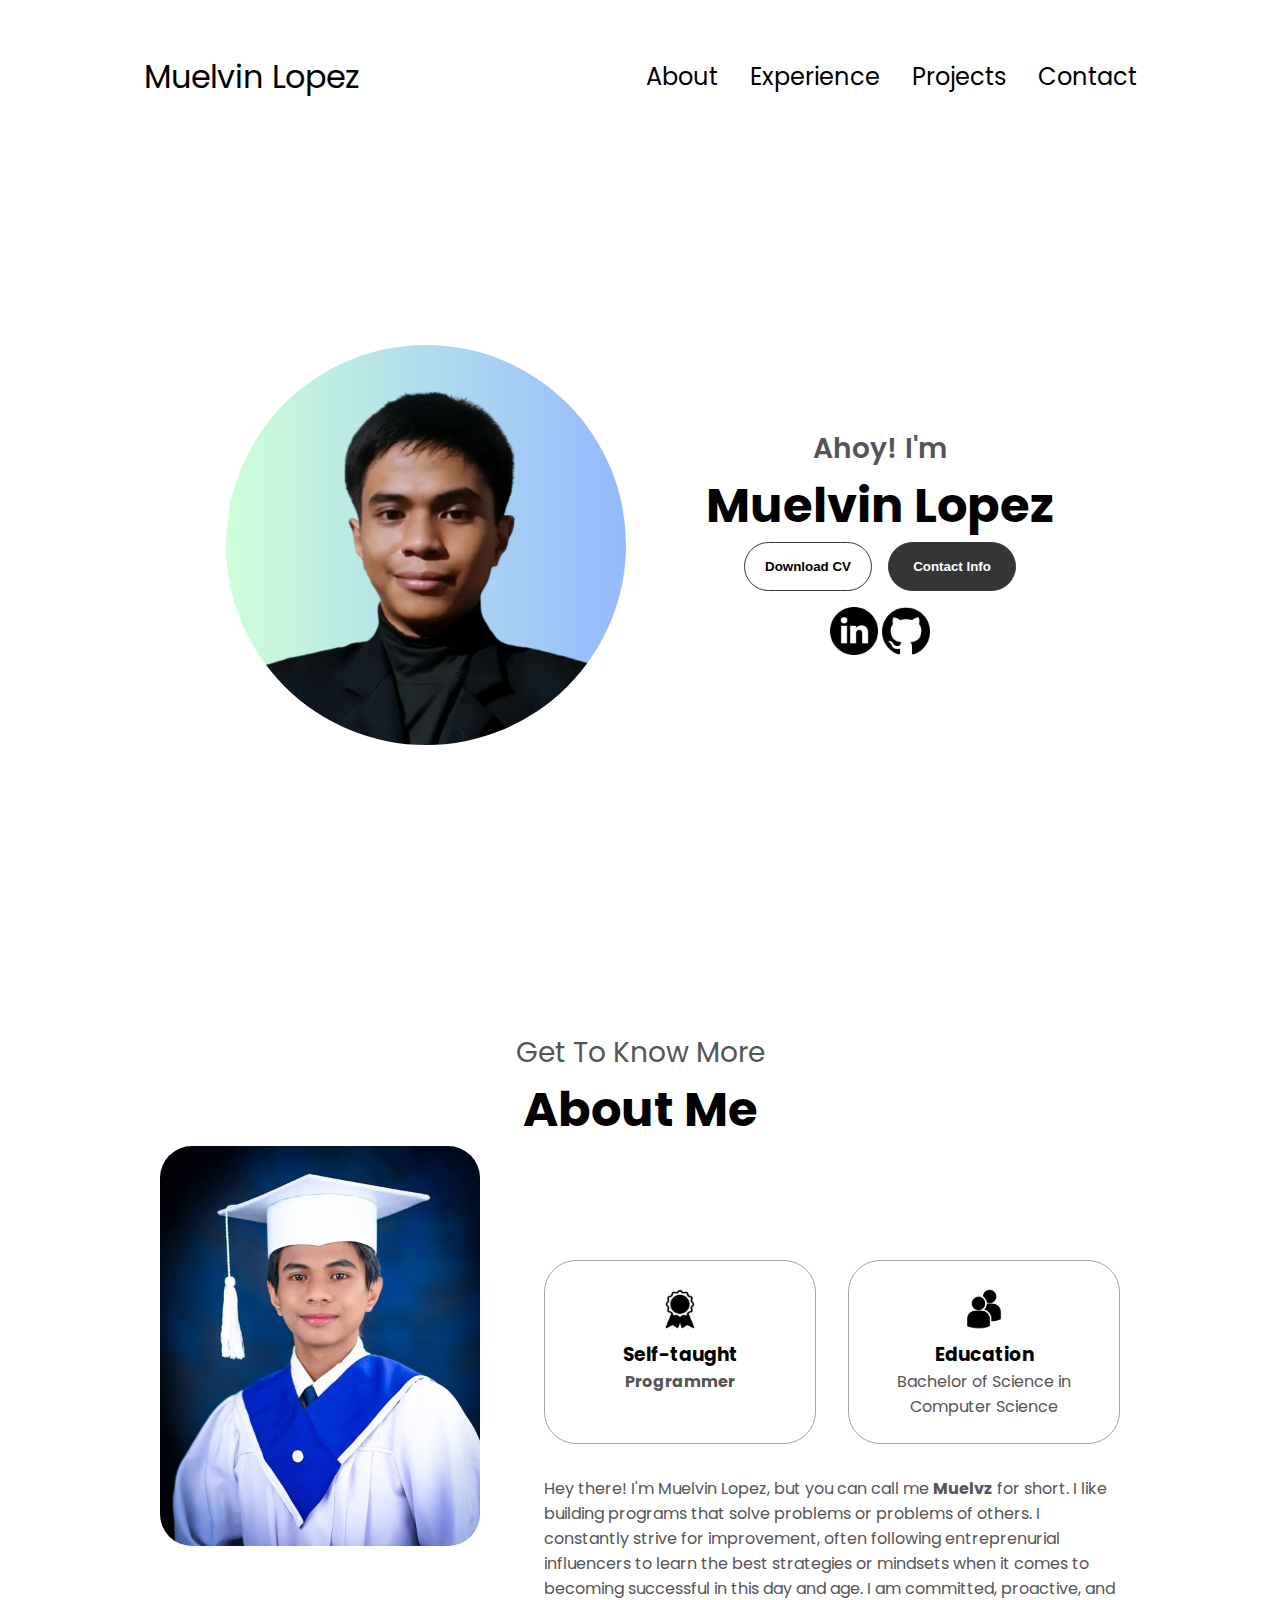
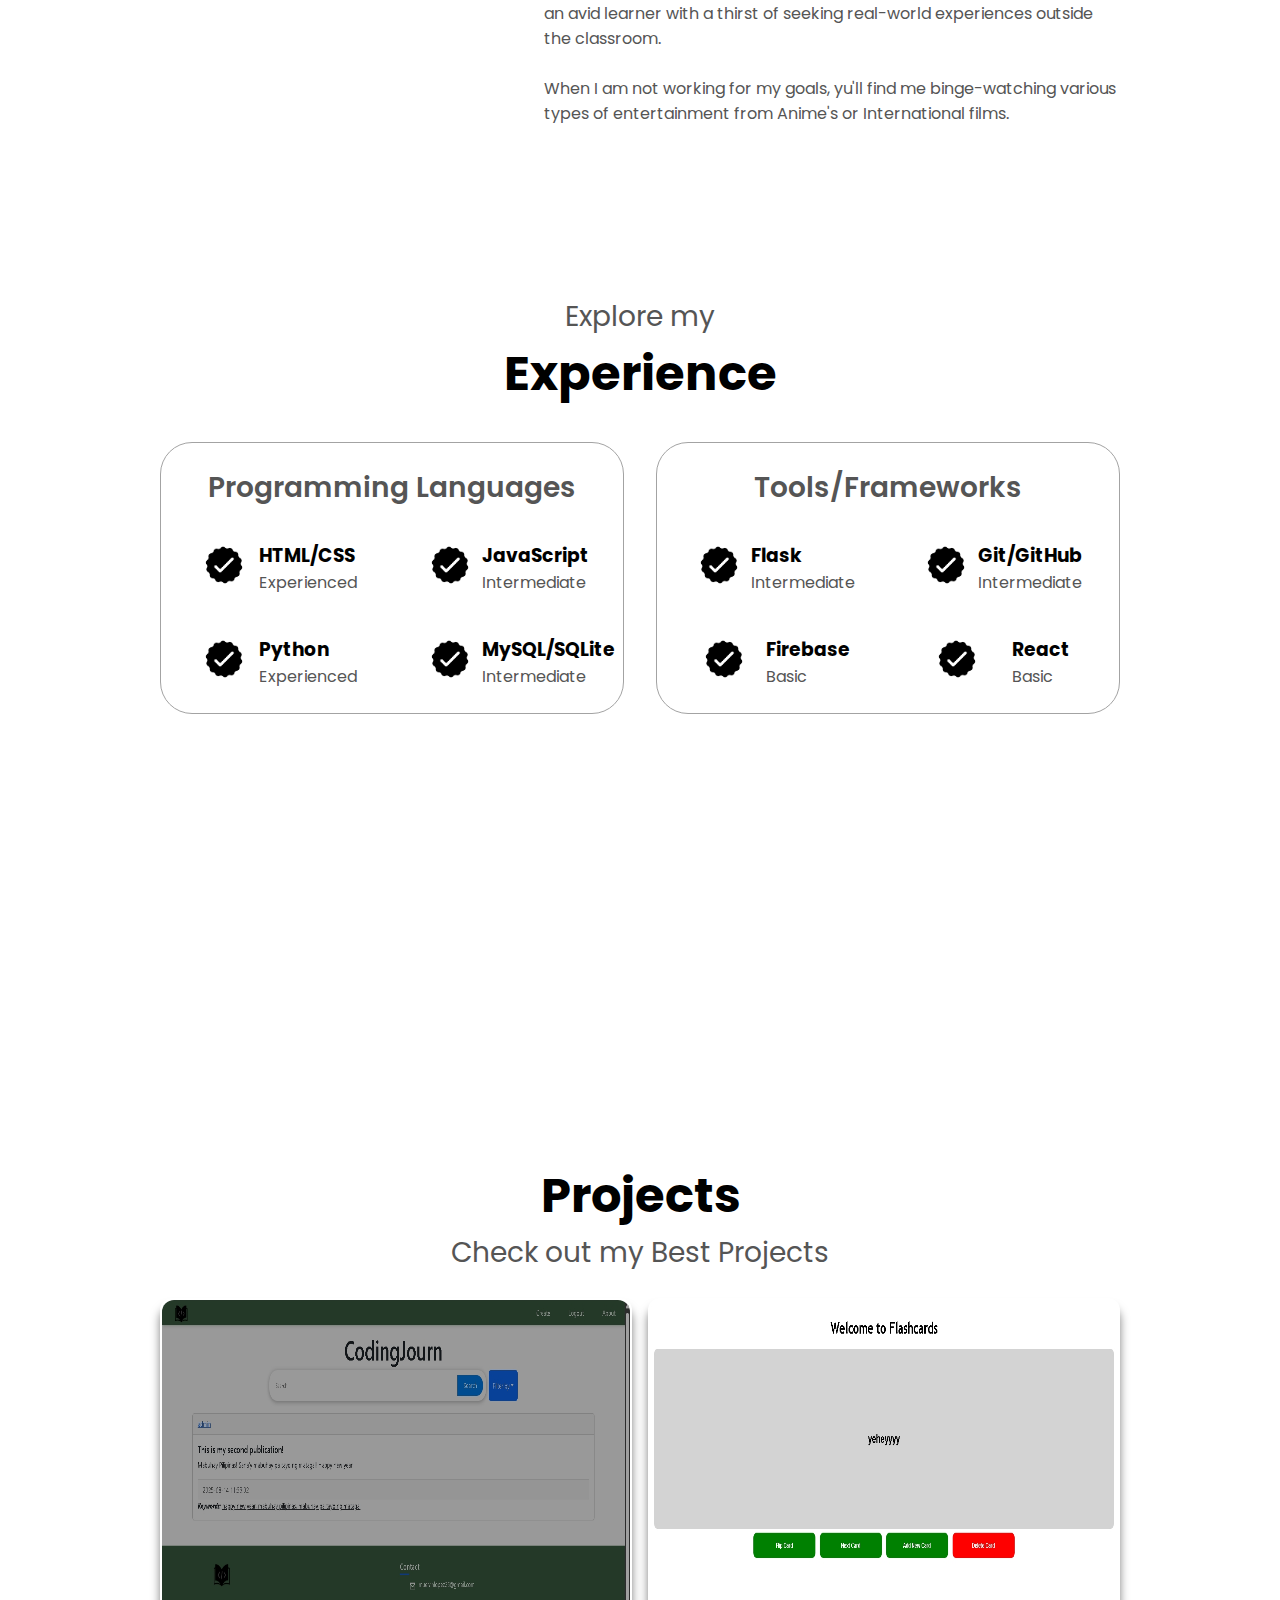
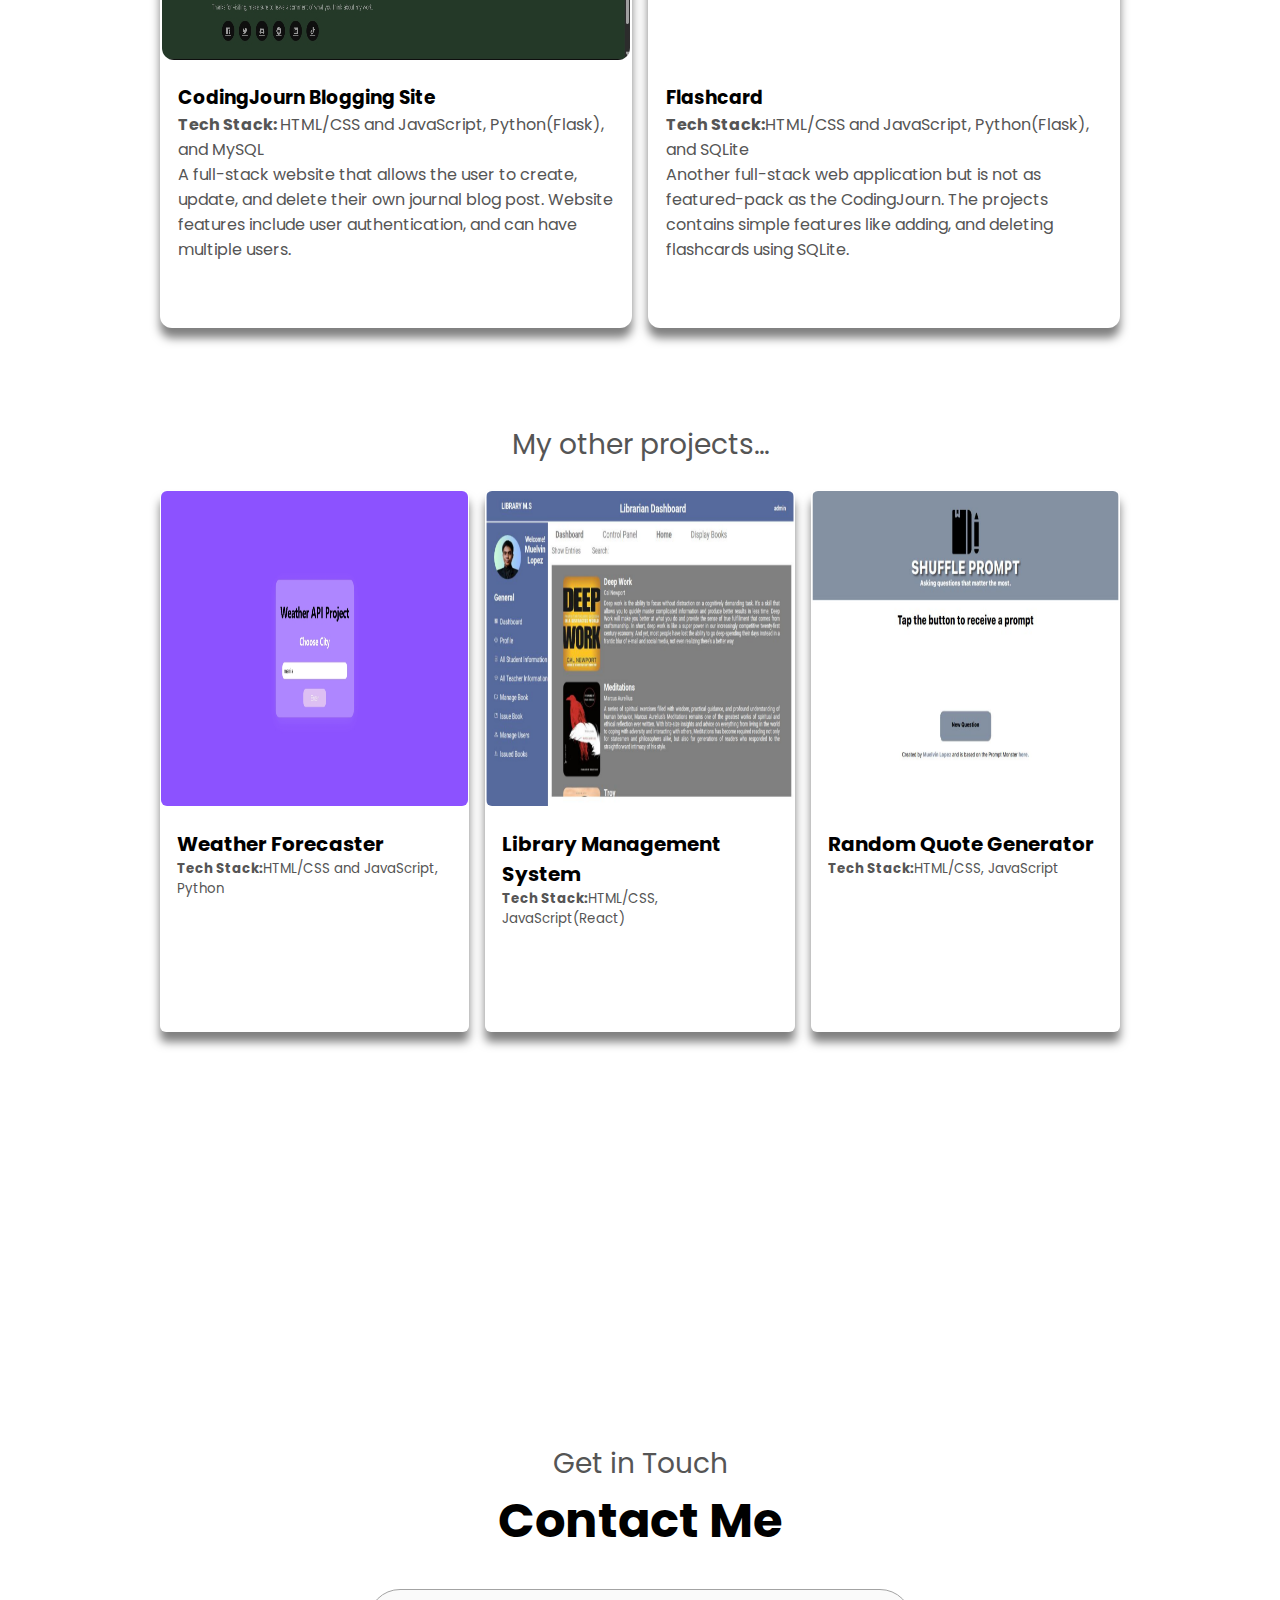
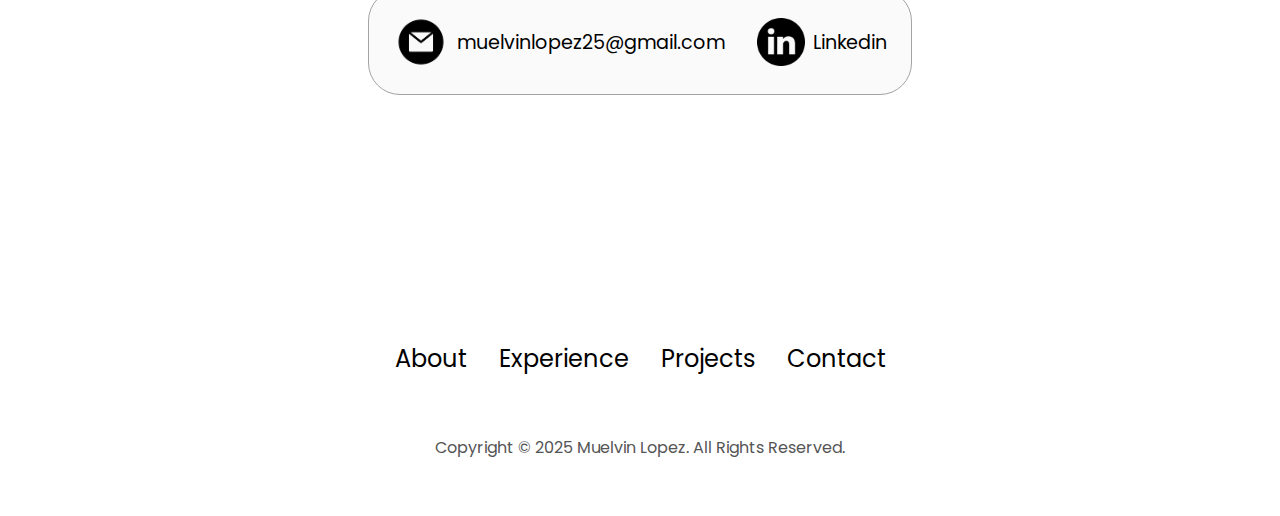
<file: index.html>
<!DOCTYPE html>
<html lang="en">
<head>
    <meta charset="UTF-8">
    <meta name="viewport" content="width=device-width, initial-scale=1.0">
    <title>Muelvin Lopez</title>
    <link rel="stylesheet" href="./css/style.css">
    <link rel="stylesheet" href="./css/nav.css">
    <link rel="stylesheet" href="./css/about.css">
    <link rel="stylesheet" href="./css/experience.css">
    <link rel="stylesheet" href="./css/projects.css">
    <link rel="stylesheet" href="./css/contact.css">
    <link rel="stylesheet" href="./css/footer.css">
    <link rel="stylesheet" href="./css/mediaqueries.css">
    <link rel="stylesheet" href="https://fonts.googleapis.com/css2?family=Material+Symbols+Rounded:opsz,wght,FILL,GRAD@24,400,0,0&icon_names=arrow_forward" />
</head>
<body>

    <div id="nav"></div>
    <div id="profile"></div>
    <div id="about"></div>
    <div id="experience"></div>
    <div id="project"></div>
    <div id="contact"></div>
    <div id="footer"></div>

    <script src="script.js"></script>
    <script src="load_file.js"></script>
</body>
</html>
</file>
<file: css/style.css>
@import url('https://fonts.googleapis.com/css2?family=Poppins:wght@300;400;500;600&display=swap');

/* NAVIGATION SECTION */
* {
    margin: 0;
    padding: 0;
}

body {
    font-family: "Poppins", sans-serif;
}

html {
    scroll-behavior: smooth;
}

p {
    color: rgb(85, 85, 85);
}

/* SECTIONS */
section {
    padding-top: 4vh;
    height: 96vh;
    margin: 0 10rem;
    box-sizing: border-box;
    min-height: fit-content;
}

.section-container {
    display: flex;
}

/* PROFILE SECTION */
#profile {
    display: flex;
    justify-content: center;
    gap: 5rem;
    height: 80vh;
}

.section__pic-container {
    display: flex;
    height: 400px;
    width: 400px;
    margin: auto 0;
    overflow: hidden;
    border-radius: 50%;
}

.section__text {
    align-self: center;
    text-align: center;
}

.section__text p {
    font-weight: 600;
}

.section__text__p1 {
    text-align: center;
    font-size: 1.75rem;
}

.section__text__p2 {
    font-size: 1.75rem;
    margin-bottom: 1rem;
}

.title {
    font-size: 3rem;
    text-align: center;
    color: #000;
    font-weight: bold;
}

#socials-container {
    display: flex;
    justify-content: center;
    margin-top: 1rem;
    gap: 1rem;
}

/* ICONS */
.icon {
    cursor: pointer;
    height: 3rem;
}

/* BUTTONS */
.btn-container {
    display: flex;
    justify-content: center;
    gap: 1rem;
}

.btn {
    font-weight: 600;
    transition: all 300ms ease;
    padding: 1rem;
    width: 8rem;
    border-radius: 2rem;
    margin-bottom: 1rem;
}

.btn-color-1, .btn-color-2 {
    border: rgb(53, 53, 53) 0.1rem solid;
}

.btn-color-1:hover, .btn-color-2:hover {
    cursor: pointer;
}

.btn-color-1, .btn-color-2:hover {
    background: rgb(53, 53, 53);
    color: white;
}

.btn-color-1:hover {
    background: rgb(0, 0, 0);
}

.btn-color-2 {
    background: none;
}

.btn-color-2:hover {
    border: rgb(255, 255, 255) 0.1rem solid;
}

.btn-container {
    gap: 1rem;
}
</file>
<file: css/nav.css>
/* TRANSITION SECTION */
a, .btn {
    transition: all 300ms ease;
}

/* DESKTOP NAVIGATION */
nav, .nav-links {
    display: flex;
}

nav {
    justify-content: space-around;
    align-items: center;
    height: 17vh;
}

.nav-links {
    gap: 2rem;
    list-style: none;
    font-size: 1.5rem;
}

a {
    color: black;
    text-decoration: none;
    text-decoration-color: white;
}

a:hover {
    color: aliceblue;
    text-decoration: underline;
    text-underline-offset: 1rem;
    text-decoration-color: rgb(181, 181, 181);
}

.logo {
    font-size: 2rem;
}

.logo:hover {
    cursor: default;
}

/* HAMBURGER MENU */
#hamburger-nav {
    display: none;
}

.hamburger-menu {
    position: relative;
    display: inline-block;
}

.hamburger-icon {
    display: flex;
    flex-direction: column;
    justify-content: space-between;
    height: 24px;
    width: 30px;
    cursor: pointer;
}

.hamburger-icon span {
    width: 100%;
    height: 2px;
    background-color: black;
    transition: all 0.3 ease-in-out;
}

.menu-links {
    position: absolute;
    top: 100%;
    right: 0;
    background-color: white;
    width: fit-content;
    max-height: 0;
    overflow: hidden;
    transition: all 0.3 ease-in-out;
}

.menu-links a {
    display: block;
    padding: 10px;
    text-align: center;
    font-size: 1.5rem;
    color: black;
    text-decoration: none;
    transition: all 0.3 ease-in-out;
}

.menu-links li {
    list-style: none;
}

.menu-links.open {
    max-height: 300px;
}

.hamburger-icon.open span:first-child {
    transform: rotate(45deg) translate(10px, 5px);
}

.hamburger-icon.open span:nth-child(2) {
    opacity: 0;
}

.hamburger-icon.open span:last-child {
    transform: rotate(-45deg) translate(10px, -5px);
}

.hamburger-icon span:first-child {
    transform: none;
}

.hamburger-icon span:first-child {
    opacity: 1;
}

.hamburger-icon span:first-child {
    transform: none;
}
</file>
<file: css/about.css>
/* ABOUT SECTIONS */
#about {
    position: relative;
}

.about-containers {
    gap: 2rem;
    margin-bottom: 2rem;
    margin-top: 2rem;
}

.about-details-container {
    justify-content: center;
    flex-direction: column;
}

.about-containers, .about-details-container {
    display: flex;
}

.about-pic {
    border-radius: 2rem;
    width: 400px;
    height: 400px;
}

.arrow {
    position: absolute;
    right: -5rem;
    bottom: 2.5rem;
}

.details-container {
    padding: 1.5rem;
    flex: 1;
    background: white;
    border-radius: 2rem;
    border: rgb(53, 53, 53) 0.1rem solid;
    border-color: rgb(163, 163, 163);
    text-align: center;
}

.section-container {
    gap: 4rem;
    height: 80%;
}
</file>
<file: css/experience.css>
/* EXPERIENCE SECTIONS */
#experience {
    position: relative;
}

.experience-subtitle {
    color: rgb(85, 85, 85);
    font-weight: 600;
    font-size: 1.75rem;
    margin-bottom: 2rem;
}

.experience-details-container {
    display: flex;
    justify-content: center;
    flex-direction: column;
}

.article-container {
    display: flex;
    text-align: initial;
    flex-wrap: wrap;
    flex-direction: row;
    gap: 2.5rem;
    justify-content: space-around;
}

article {
    display: flex;
    width: 10rem;
    justify-content: space-around;
    gap: 0.5rem;
}

article .icon {
    cursor: default;
}
</file>
<file: css/projects.css>
/* BEST PROJECTS SECTION */
.best-projects-container {
    display: flex;
    gap: 1rem;
    height: 70vh;
    margin-top: 1.5rem;
}

.best-projects-container > div {
    width: 100%;
    border-radius: 12px;
    border: 2px solid transparent;
    box-shadow: 0 10px 10px rgba(0, 0, 0, 0.5);
}

.best-projects-img {
    width: 100%;
    height: 40vh;
    border-radius: 12px;
}

.best-projects-description {
    padding: 1rem;
}

/* SIDE-PROJECTS SECTIONS */
.projects-container {
    display: flex;
    gap: 1rem;
    margin-top: 1.5rem;
}

.projects-container > div {
    width: 100%;
    border-radius: 6px;
    border: 1px solid transparent;
    box-shadow: 0 10px 10px rgba(0, 0, 0, 0.5);
}

.project-img {
    width: 100%;
    height: 35vh;
    border-radius: 6px;
}

.projects {
    height: 60vh;
}

.project-description {
    padding: 1rem;
    font-size: 10pt;
}
</file>
<file: css/contact.css>
/* CONTACT SECTIONp */
#contact {
    display: flex;
    justify-content: center;
    flex-direction: column;
    height: 70vh;
}

.contact-info-upper-container {
    display: flex;
    justify-content: center;
    border-radius: 2rem;
    border: rgb(53, 53, 53) 0.1rem solid;
    border-color: rgb(163, 163, 163);
    background: rgb(250, 250, 250);
    margin: 2rem auto;
    padding: 0.5rem;
}

.contact-info-container {
    display: flex;
    align-items: center;
    justify-content: center;
    gap: 0.5rem;
    margin: 1rem;
}

.contact-info-container {
    font-size: larger;
}

.contact-icon {
    cursor: default;
}

.email-icon {
    height: 3.5rem;
}
</file>
<file: css/footer.css>
/* FOOTER SECTION */
footer {
    height: 26vh;
    margin: 0 1rem;
}

footer p {
    text-align: center;
}
</file>
<file: css/mediaqueries.css>
@media screen and (max-width: 1400px) {
    #profile {
        height: 83vh;
        margin-bottom: 6rem;
    }
    .about-containers {
        flex-wrap: wrap;
    }
}

@media screen and (max-width: 1200px) {
    #desktop-nav {
        display: none;
    }
    #hamburger-nav {
        display: flex;
    }
    #experience .experience-details-container {
        margin-top: 2rem;
    }
    #profile .section-container {
        display: block;
    }
    section, .section-container {
        height: fit-content;
    }
    section {
        margin: 0 5%;
    }
    .section__pic-container {
        width: 275px;
        height: 275px;
        margin: 0 auto 2rem;
    }
    .about-containers {
        margin-top: 0;
    }
}

@media screen and (max-width: 600px) {
    #contact, footer {
        height: 40vh;
    }
    #profile {
        height: 83vh;
        margin-bottom: 0;
    }
    article {
        font-size: 1rem;
    }
    footer nav {
        height: fit-content;
        margin-bottom: 2rem;
    }
    .about-pic{
        border-radius: 1rem;
        width: 250px;
        height: 250px;
    }
    .about-containers, .contact-info-upper-container, .btn-container {
        flex-wrap: wrap;
    }
    .contact-info-container {
        margin: 0;
    }
    .contact-info-container p, .nav-links li a {
        font-size: 1rem;
    }
    .experience-subtitle {
        font-size: 1.25rem;
    }
    .logo {
        font-size: 1.5rem;
    }
    .nav-links {
        flex-direction: column;
        gap: 0.5rem;
        text-align: center;
    }
    .section__pic-container {
        width: auto;
        height: 46vw;
        justify-content: center;
    }
    .section__text__p2 {
        font-size: 1.25rem;
    }
    .title {
        font-size: 2rem;
    }
    .text-container {
        text-align: justify;
    }
}
</file>
